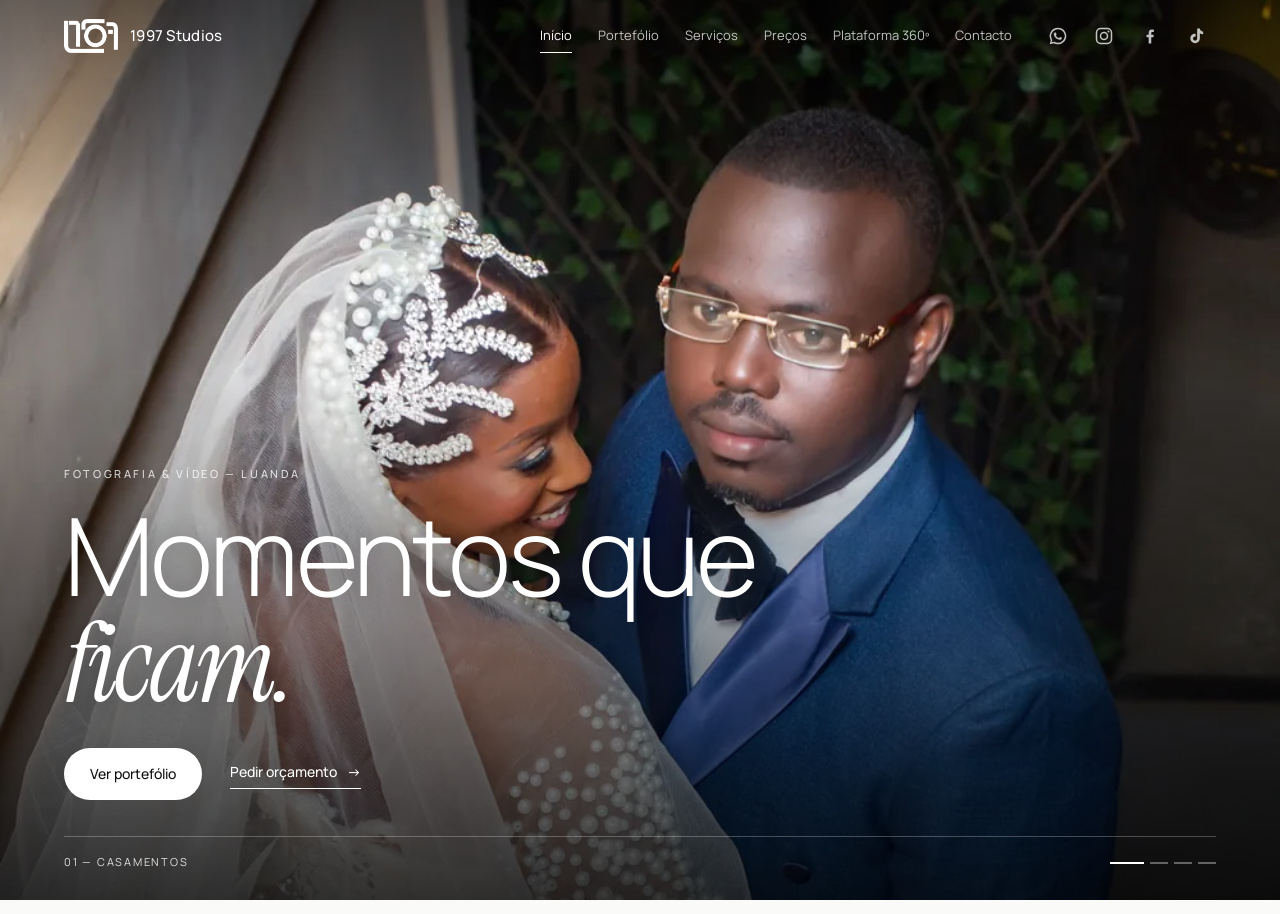
<file: index.html>
<!doctype html>
<html lang="pt">
<head>
<meta charset="utf-8">
<meta name="viewport" content="width=device-width, initial-scale=1, viewport-fit=cover">
<title>1997 Studios · Fotografia e vídeo</title>
<meta name="description" content="1997 Studios, uma marca Adkira: fotografia e vídeo de casamentos, pré-wedding, alambamentos, noivados e aniversários, e aluguer da plataforma 360º. Luanda, Angola.">
<!-- Enquanto o site não está completo, não aparece no Google. Tirar esta linha quando estiver pronto. -->
<meta name="robots" content="noindex">
<meta name="theme-color" content="#111111">
<link rel="icon" href="icone.png" type="image/png"><link rel="apple-touch-icon" href="icone.png">
<link rel="preconnect" href="https://fonts.googleapis.com"><link rel="preconnect" href="https://fonts.gstatic.com" crossorigin>
<link rel="stylesheet" href="https://fonts.googleapis.com/css2?family=Manrope:wght@300;400;500;600&family=Instrument+Serif:ital@0;1&display=swap">
<link rel="stylesheet" href="estilo.css?v=8">
</head>
<body class="no-inicio">
<!-- O SITE É UMA SÓ PÁGINA COM «PÁGINAS» (.pagina[data-pag]): o menu mostra só a escolhida (#portefolio, #precos…), sem rolar.
     index.html é gerado (galerias, pacotes, contactos) — ver CLAUDE.md. -->
<header class="topo" id="topo">
  <a class="marca" href="#inicio" aria-label="1997 Studios — início"><img class="logo-b" src="logo-branco.png" alt="" width="61" height="38"><img class="logo-p" src="logo-preto.png" alt="" width="61" height="38"><span>1997 Studios</span></a>
  <nav class="menu" id="menu" aria-label="Menu">
    <a href="#inicio">Início</a><a href="#portefolio">Portefólio</a><a href="#servicos">Serviços</a><a href="#precos">Preços</a><a href="#plataforma">Plataforma 360º</a><a href="#contacto">Contacto</a>
    <div class="menu-redes redes"><a href="https://wa.me/244929773698" target="_blank" rel="noopener" aria-label="WhatsApp"><svg viewBox="0 0 24 24" aria-hidden="true"><path fill="currentColor" d="M12 2a10 10 0 0 0-8.6 15.1L2 22l5-1.3A10 10 0 1 0 12 2zm0 18.2c-1.5 0-3-.4-4.3-1.2l-.3-.2-3 .8.8-2.9-.2-.3A8.2 8.2 0 1 1 12 20.2zm4.5-6.1c-.2-.1-1.5-.7-1.7-.8-.2-.1-.4-.1-.6.1l-.8 1c-.1.2-.3.2-.5.1a6.7 6.7 0 0 1-3.3-2.9c-.2-.4.2-.4.7-1.3.1-.2 0-.3 0-.4l-.8-1.8c-.2-.5-.4-.4-.6-.4h-.5c-.2 0-.4.1-.6.3-.2.2-.8.8-.8 2s.8 2.3 1 2.5c.1.2 1.6 2.5 4 3.5 1.5.6 2 .7 2.8.6.5-.1 1.5-.6 1.7-1.2.2-.6.2-1.1.2-1.2-.1-.2-.2-.2-.4-.3z"/></svg></a><a href="https://www.instagram.com/1997studio8/" target="_blank" rel="noopener" aria-label="Instagram"><svg viewBox="0 0 24 24" aria-hidden="true"><rect x="3" y="3" width="18" height="18" rx="5" fill="none" stroke="currentColor" stroke-width="1.8"/><circle cx="12" cy="12" r="4.2" fill="none" stroke="currentColor" stroke-width="1.8"/><circle cx="17.4" cy="6.6" r="1.2" fill="currentColor"/></svg></a><a href="https://www.facebook.com/1997Fotografo" target="_blank" rel="noopener" aria-label="Facebook"><svg viewBox="0 0 24 24" aria-hidden="true"><path fill="currentColor" d="M13.5 21v-7.5h2.6l.4-3h-3V8.6c0-.9.3-1.5 1.5-1.5h1.6V4.4c-.3 0-1.2-.1-2.3-.1-2.3 0-3.9 1.4-3.9 4v2.2H7.8v3h2.6V21h3.1z"/></svg></a><a href="https://www.tiktok.com/@1997studio8" target="_blank" rel="noopener" aria-label="TikTok"><svg viewBox="0 0 24 24" aria-hidden="true"><path fill="currentColor" d="M16.6 3c.4 2.2 1.8 3.6 4 3.8v3.1c-1.5.1-2.8-.4-4-1.2v6.1c0 3.4-2.4 5.9-5.7 5.9A5.7 5.7 0 0 1 5.2 15c0-3.4 2.9-6 6.4-5.6v3.2c-1.6-.4-3.2.7-3.2 2.4 0 1.4 1.1 2.5 2.5 2.5 1.6 0 2.5-1.1 2.5-2.9V3h3.2z"/></svg></a></div>
  </nav>
  <button type="button" class="abrir-menu" id="abrir-menu" aria-label="Abrir o menu" aria-expanded="false"><i></i><i></i></button>
</header>

<main>
  <!-- INÍCIO -->
  <section class="pagina" data-pag="inicio">
    <div class="capa">
      <!-- SLIDE DA CAPA: uma foto por tipo de evento (data-tipo = nome; href = portefólio desse tipo). -->
      <div class="capa-fundo" id="slides">
        <a class="slide ativo" href="#portefolio/casamentos" data-tipo="Casamentos" style="background-image:url(fotos/casamentos/cas-01-v1.webp)" aria-label="Casamentos"></a>
        <a class="slide" href="#portefolio/pre-wedding" data-tipo="Pré-wedding" data-bg="fotos/pre-wedding/pre-01-v1.webp" aria-label="Pré-wedding"></a>
        <a class="slide" href="#portefolio/noivados" data-tipo="Noivados" data-bg="fotos/noivados/noiv-01-v1.webp" aria-label="Noivados"></a>
        <a class="slide" href="#portefolio/aniversarios" data-tipo="Aniversários" data-bg="fotos/aniversarios/aniv-02-v1.webp" aria-label="Aniversários"></a>
      </div>
      <div class="capa-txt">
        <p class="rotulo">Fotografia &amp; vídeo — Luanda</p>
        <h1>Momentos que <em>ficam.</em></h1>
        <div class="capa-bts"><a class="bt-cheio" href="#portefolio">Ver portefólio</a><a class="seta-link" href="https://wa.me/244929773698?text=Ol%C3%A1%201997%20Studios%21%20Gostava%20de%20pedir%20um%20or%C3%A7amento." target="_blank" rel="noopener">Pedir orçamento <i aria-hidden="true">→</i></a></div>
      </div>
      <div class="capa-rodape">
        <a class="capa-tipo" id="capa-tipo" href="#portefolio/casamentos"><span>01 — Casamentos</span></a>
        <div class="capa-pontos" id="capa-pontos" aria-hidden="true"></div>
      </div>
    </div>
  </section>

  <!-- PORTEFÓLIO: um carrossel 3D por tipo de evento (separadores) -->
  <section class="pagina" data-pag="portefolio" hidden>
    <div class="pag-capa" id="capa-portefolio" data-bg="fotos/casamentos/cas-03-v1.webp"><div class="pag-capa-txt"><p class="rotulo">Portefólio</p><h2>O nosso <em>trabalho</em></h2></div></div>
    <div class="sec">
      <div class="abas" role="tablist">
        <button type="button" class="aba ativa" data-cat="casamentos" role="tab">Casamentos</button>
        <button type="button" class="aba" data-cat="pre-wedding" role="tab">Pré-wedding</button>
        <button type="button" class="aba" data-cat="noivados" role="tab">Noivados</button>
        <button type="button" class="aba" data-cat="aniversarios" role="tab">Aniversários</button>
      </div>
      <div class="cf" data-cat="casamentos">
        <div class="cf-palco">
          <a class="cf-it" href="fotos/casamentos/cas-01-v1.webp"><img src="fotos/casamentos/cas-01-p-v2.webp" alt="Os noivos abraçados nas escadas" decoding="async" draggable="false"></a>
          <a class="cf-it" href="fotos/casamentos/cas-02-v1.webp"><img src="fotos/casamentos/cas-02-p-v2.webp" alt="A noiva com o ramo de rosas brancas" decoding="async" draggable="false"></a>
          <a class="cf-it" href="fotos/casamentos/cas-03-v1.webp"><img src="fotos/casamentos/cas-03-p-v2.webp" alt="Os noivos de fato branco" decoding="async" draggable="false"></a>
          <a class="cf-it" href="fotos/casamentos/cas-04-v1.webp"><img src="fotos/casamentos/cas-04-p-v2.webp" alt="A cauda do vestido no corredor" decoding="async" draggable="false"></a>
          <a class="cf-it" href="fotos/casamentos/cas-05-v1.webp"><img src="fotos/casamentos/cas-05-p-v2.webp" alt="A noiva sentada com o vestido aberto" decoding="async" draggable="false"></a>
          <a class="cf-it" href="fotos/casamentos/cas-06-v1.webp"><img src="fotos/casamentos/cas-06-p-v2.webp" alt="Pormenor do fato do noivo, a preto e branco" decoding="async" draggable="false"></a>
          <a class="cf-it" href="fotos/casamentos/cas-07-v1.webp"><img src="fotos/casamentos/cas-07-p-v2.webp" alt="A noiva com as damas de honor" decoding="async" draggable="false"></a>
          <a class="cf-it" href="fotos/casamentos/cas-08-v1.webp"><img src="fotos/casamentos/cas-08-p-v2.webp" alt="Os noivos no jardim" decoding="async" draggable="false"></a>
          <a class="cf-it" href="fotos/casamentos/cas-09-v1.webp"><img src="fotos/casamentos/cas-09-p-v2.webp" alt="O corte do bolo" decoding="async" draggable="false"></a>
        </div>
      </div>
      <div class="cf" data-cat="pre-wedding" hidden>
        <div class="cf-palco">
          <a class="cf-it" href="fotos/pre-wedding/pre-01-v1.webp"><img src="fotos/pre-wedding/pre-01-p-v1.webp" alt="O casal ao pôr do sol na praia" loading="lazy" decoding="async" draggable="false"></a>
          <a class="cf-it" href="fotos/pre-wedding/pre-02-v1.webp"><img src="fotos/pre-wedding/pre-02-p-v1.webp" alt="A caminhar à beira-mar" loading="lazy" decoding="async" draggable="false"></a>
          <a class="cf-it" href="fotos/pre-wedding/pre-03-v1.webp"><img src="fotos/pre-wedding/pre-03-p-v1.webp" alt="O casal na cidade" loading="lazy" decoding="async" draggable="false"></a>
          <a class="cf-it" href="fotos/pre-wedding/pre-04-v1.webp"><img src="fotos/pre-wedding/pre-04-p-v1.webp" alt="A rodopiar na areia" loading="lazy" decoding="async" draggable="false"></a>
          <a class="cf-it" href="fotos/pre-wedding/pre-05-v1.webp"><img src="fotos/pre-wedding/pre-05-p-v1.webp" alt="De mãos dadas, a preto e branco" loading="lazy" decoding="async" draggable="false"></a>
          <a class="cf-it" href="fotos/pre-wedding/pre-06-v1.webp"><img src="fotos/pre-wedding/pre-06-p-v1.webp" alt="O abraço no jardim" loading="lazy" decoding="async" draggable="false"></a>
          <a class="cf-it" href="fotos/pre-wedding/pre-07-v1.webp"><img src="fotos/pre-wedding/pre-07-p-v1.webp" alt="O casal ao fim da tarde" loading="lazy" decoding="async" draggable="false"></a>
          <a class="cf-it" href="fotos/pre-wedding/pre-08-v1.webp"><img src="fotos/pre-wedding/pre-08-p-v1.webp" alt="O abraço com o céu azul" loading="lazy" decoding="async" draggable="false"></a>
          <a class="cf-it" href="fotos/pre-wedding/pre-09-v1.webp"><img src="fotos/pre-wedding/pre-09-p-v1.webp" alt="Retrato a preto e branco" loading="lazy" decoding="async" draggable="false"></a>
        </div>
      </div>
      <div class="cf" data-cat="noivados" hidden>
        <div class="cf-palco">
          <a class="cf-it" href="fotos/noivados/noiv-01-v1.webp"><img src="fotos/noivados/noiv-01-p-v1.webp" alt="Os noivos de dourado" loading="lazy" decoding="async" draggable="false"></a>
          <a class="cf-it" href="fotos/noivados/noiv-02-v1.webp"><img src="fotos/noivados/noiv-02-p-v1.webp" alt="O beijo dos noivos" loading="lazy" decoding="async" draggable="false"></a>
          <a class="cf-it" href="fotos/noivados/noiv-03-v1.webp"><img src="fotos/noivados/noiv-03-p-v1.webp" alt="Os noivos mostram os anéis" loading="lazy" decoding="async" draggable="false"></a>
          <a class="cf-it" href="fotos/noivados/noiv-04-v1.webp"><img src="fotos/noivados/noiv-04-p-v1.webp" alt="A noiva com o leque de penas" loading="lazy" decoding="async" draggable="false"></a>
          <a class="cf-it" href="fotos/noivados/noiv-05-v1.webp"><img src="fotos/noivados/noiv-05-p-v1.webp" alt="Os noivos de mãos dadas" loading="lazy" decoding="async" draggable="false"></a>
          <a class="cf-it" href="fotos/noivados/noiv-06-v1.webp"><img src="fotos/noivados/noiv-06-p-v1.webp" alt="O casal de rosa e cinzento" loading="lazy" decoding="async" draggable="false"></a>
          <a class="cf-it" href="fotos/noivados/noiv-07-v1.webp"><img src="fotos/noivados/noiv-07-p-v1.webp" alt="A noiva com o ramo de rosas" loading="lazy" decoding="async" draggable="false"></a>
          <a class="cf-it" href="fotos/noivados/noiv-08-v1.webp"><img src="fotos/noivados/noiv-08-p-v1.webp" alt="O carinho dos noivos" loading="lazy" decoding="async" draggable="false"></a>
          <a class="cf-it" href="fotos/noivados/noiv-09-v1.webp"><img src="fotos/noivados/noiv-09-p-v1.webp" alt="A dança na festa" loading="lazy" decoding="async" draggable="false"></a>
        </div>
      </div>
      <div class="cf" data-cat="aniversarios" hidden>
        <div class="cf-palco">
          <a class="cf-it" href="fotos/aniversarios/aniv-01-v1.webp"><img src="fotos/aniversarios/aniv-01-p-v2.webp" alt="Menino de colete na sua festa de aniversário" loading="lazy" decoding="async" draggable="false"></a>
          <a class="cf-it" href="fotos/aniversarios/aniv-02-v1.webp"><img src="fotos/aniversarios/aniv-02-p-v2.webp" alt="Pai com o filho ao colo na festa de 1 ano" loading="lazy" decoding="async" draggable="false"></a>
          <a class="cf-it" href="fotos/aniversarios/aniv-03-v1.webp"><img src="fotos/aniversarios/aniv-03-p-v2.webp" alt="Aniversariante a rir com as amigas" loading="lazy" decoding="async" draggable="false"></a>
          <a class="cf-it" href="fotos/aniversarios/aniv-04-v1.webp"><img src="fotos/aniversarios/aniv-04-p-v2.webp" alt="Aniversário de 18 anos, vestido rosa" loading="lazy" decoding="async" draggable="false"></a>
          <a class="cf-it" href="fotos/aniversarios/aniv-05-v1.webp"><img src="fotos/aniversarios/aniv-05-p-v2.webp" alt="Menina de laço na festa colorida" loading="lazy" decoding="async" draggable="false"></a>
          <a class="cf-it" href="fotos/aniversarios/aniv-06-v1.webp"><img src="fotos/aniversarios/aniv-06-p-v2.webp" alt="Bolo dourado de aniversário" loading="lazy" decoding="async" draggable="false"></a>
          <a class="cf-it" href="fotos/aniversarios/aniv-07-v1.webp"><img src="fotos/aniversarios/aniv-07-p-v2.webp" alt="Menino a mandar um beijo" loading="lazy" decoding="async" draggable="false"></a>
          <a class="cf-it" href="fotos/aniversarios/aniv-08-v1.webp"><img src="fotos/aniversarios/aniv-08-p-v2.webp" alt="Mesa decorada em rosa e prata" loading="lazy" decoding="async" draggable="false"></a>
          <a class="cf-it" href="fotos/aniversarios/aniv-09-v1.webp"><img src="fotos/aniversarios/aniv-09-p-v2.webp" alt="Aniversariante de 30 anos com o ramo" loading="lazy" decoding="async" draggable="false"></a>
        </div>
      </div>
      <div class="cf-ctrl"><button type="button" class="cf-seta" data-dir="-1" aria-label="Foto anterior"><svg viewBox="0 0 24 24"><path d="M15 5l-7 7 7 7" fill="none" stroke="currentColor" stroke-width="1.6" stroke-linecap="round" stroke-linejoin="round"/></svg></button><span class="cf-n" id="cf-n">01 / 09</span><button type="button" class="cf-seta" data-dir="1" aria-label="Foto seguinte"><svg viewBox="0 0 24 24"><path d="M9 5l7 7-7 7" fill="none" stroke="currentColor" stroke-width="1.6" stroke-linecap="round" stroke-linejoin="round"/></svg></button></div>
      <p class="cf-dica">Deslize para ver mais · toque na foto do meio para a ver em grande</p>
    </div>
  </section>

  <!-- SERVIÇOS -->
  <section class="pagina" data-pag="servicos" hidden>
    <div class="pag-capa" data-bg="fotos/pre-wedding/pre-02-v1.webp"><div class="pag-capa-txt"><p class="rotulo">Serviços</p><h2>O que <em>fazemos</em></h2></div></div>
    <div class="sec">
      <ol class="lista">
        <li><a href="#portefolio/casamentos"><span class="n">01</span><b>Casamentos</b><span class="d">Do «sim» à festa: reportagem e filme do vosso dia.</span><i class="ir" aria-hidden="true">→</i></a></li>
        <li><a href="#portefolio/pre-wedding"><span class="n">02</span><b>Pré-wedding</b><span class="d">Uma sessão a dois antes do casamento — na praia, na cidade, ao pôr do sol.</span><i class="ir" aria-hidden="true">→</i></a></li>
        <li><div><span class="n">03</span><b>Alambamentos</b><span class="d">A tradição e a família, com respeito e alegria.</span></div></li>
        <li><a href="#portefolio/noivados"><span class="n">04</span><b>Noivados</b><span class="d">O pedido e a festa — o começo de tudo.</span><i class="ir" aria-hidden="true">→</i></a></li>
        <li><a href="#portefolio/aniversarios"><span class="n">05</span><b>Aniversários</b><span class="d">Festas de todas as idades, dos 1 aos 100.</span><i class="ir" aria-hidden="true">→</i></a></li>
        <li><div><span class="n">06</span><b>Fotografia</b><span class="d">Retratos em estúdio e no exterior, com edição cuidada.</span></div></li>
        <li><div><span class="n">07</span><b>Vídeo</b><span class="d">Filmes e resumos curtos para partilhar.</span></div></li>
        <li><a href="#plataforma"><span class="n">08</span><b>Plataforma 360º</b><span class="d">Aluguer para festas: vídeos em câmara lenta na hora.</span><i class="ir" aria-hidden="true">→</i></a></li>
      </ol>
    </div>
  </section>

  <!-- PREÇOS: pacotes de casamento (dados do dono, 18/11/2026) -->
  <section class="pagina" data-pag="precos" hidden>
    <div class="pag-capa" data-bg="fotos/casamentos/cas-02-v1.webp"><div class="pag-capa-txt"><p class="rotulo">Pacotes de casamento</p><h2>Escolha o <em>vosso</em> pacote</h2></div></div>
    <div class="sec">
      <div class="pacotes">
        <article class="pacote">
          <span class="n">01</span><h3>Pacote 1</h3>
          <ul><li>Álbum 3D de 100 fotografias</li><li>1 quadro A3</li><li>1 pendrive</li></ul>
          <p class="preco">150.000 <small>Kz</small></p>
          <a class="bt-wa" href="https://wa.me/244929773698?text=Ol%C3%A1%201997%20Studios%21%20Quero%20reservar%20o%20Pacote%201%20de%20casamento." target="_blank" rel="noopener"><svg viewBox="0 0 24 24" aria-hidden="true"><path fill="currentColor" d="M12 2a10 10 0 0 0-8.6 15.1L2 22l5-1.3A10 10 0 1 0 12 2zm0 18.2c-1.5 0-3-.4-4.3-1.2l-.3-.2-3 .8.8-2.9-.2-.3A8.2 8.2 0 1 1 12 20.2zm4.5-6.1c-.2-.1-1.5-.7-1.7-.8-.2-.1-.4-.1-.6.1l-.8 1c-.1.2-.3.2-.5.1a6.7 6.7 0 0 1-3.3-2.9c-.2-.4.2-.4.7-1.3.1-.2 0-.3 0-.4l-.8-1.8c-.2-.5-.4-.4-.6-.4h-.5c-.2 0-.4.1-.6.3-.2.2-.8.8-.8 2s.8 2.3 1 2.5c.1.2 1.6 2.5 4 3.5 1.5.6 2 .7 2.8.6.5-.1 1.5-.6 1.7-1.2.2-.6.2-1.1.2-1.2-.1-.2-.2-.2-.4-.3z"/></svg>Reservar</a>
        </article>
        <article class="pacote destaque">
          <span class="n">02</span><h3>Pacote 2</h3>
          <ul><li>Álbum 3D de 150 fotografias</li><li>2 quadros (A3 e A4)</li><li>Pendrive com todas as fotos</li><li><em>Oferta:</em> uma mala</li></ul>
          <p class="preco">225.000 <small>Kz</small></p>
          <a class="bt-wa" href="https://wa.me/244929773698?text=Ol%C3%A1%201997%20Studios%21%20Quero%20reservar%20o%20Pacote%202%20de%20casamento." target="_blank" rel="noopener"><svg viewBox="0 0 24 24" aria-hidden="true"><path fill="currentColor" d="M12 2a10 10 0 0 0-8.6 15.1L2 22l5-1.3A10 10 0 1 0 12 2zm0 18.2c-1.5 0-3-.4-4.3-1.2l-.3-.2-3 .8.8-2.9-.2-.3A8.2 8.2 0 1 1 12 20.2zm4.5-6.1c-.2-.1-1.5-.7-1.7-.8-.2-.1-.4-.1-.6.1l-.8 1c-.1.2-.3.2-.5.1a6.7 6.7 0 0 1-3.3-2.9c-.2-.4.2-.4.7-1.3.1-.2 0-.3 0-.4l-.8-1.8c-.2-.5-.4-.4-.6-.4h-.5c-.2 0-.4.1-.6.3-.2.2-.8.8-.8 2s.8 2.3 1 2.5c.1.2 1.6 2.5 4 3.5 1.5.6 2 .7 2.8.6.5-.1 1.5-.6 1.7-1.2.2-.6.2-1.1.2-1.2-.1-.2-.2-.2-.4-.3z"/></svg>Reservar</a>
        </article>
        <article class="pacote">
          <span class="n">03</span><h3>Pacote 3</h3>
          <ul><li>Álbum 3D de 200 fotografias</li><li>2 quadros (A2 e A3)</li><li>Pendrive com todas as fotos</li><li><em>Oferta:</em> uma mala</li><li>Vídeo de resumo do casamento</li></ul>
          <p class="preco">325.000 <small>Kz</small></p>
          <a class="bt-wa" href="https://wa.me/244929773698?text=Ol%C3%A1%201997%20Studios%21%20Quero%20reservar%20o%20Pacote%203%20de%20casamento." target="_blank" rel="noopener"><svg viewBox="0 0 24 24" aria-hidden="true"><path fill="currentColor" d="M12 2a10 10 0 0 0-8.6 15.1L2 22l5-1.3A10 10 0 1 0 12 2zm0 18.2c-1.5 0-3-.4-4.3-1.2l-.3-.2-3 .8.8-2.9-.2-.3A8.2 8.2 0 1 1 12 20.2zm4.5-6.1c-.2-.1-1.5-.7-1.7-.8-.2-.1-.4-.1-.6.1l-.8 1c-.1.2-.3.2-.5.1a6.7 6.7 0 0 1-3.3-2.9c-.2-.4.2-.4.7-1.3.1-.2 0-.3 0-.4l-.8-1.8c-.2-.5-.4-.4-.6-.4h-.5c-.2 0-.4.1-.6.3-.2.2-.8.8-.8 2s.8 2.3 1 2.5c.1.2 1.6 2.5 4 3.5 1.5.6 2 .7 2.8.6.5-.1 1.5-.6 1.7-1.2.2-.6.2-1.1.2-1.2-.1-.2-.2-.2-.4-.3z"/></svg>Reservar</a>
        </article>
      </div>
    </div>
  </section>

  <!-- PLATAFORMA 360º -->
  <section class="pagina" data-pag="plataforma" hidden>
    <div class="pag-capa" data-bg="fotos/aniversarios/aniv-03-v1.webp"><div class="pag-capa-txt"><p class="rotulo">Para alugar</p><h2>Plataforma <em>360º</em></h2></div></div>
    <div class="faixa"><div class="faixa-in">
      <p>Os convidados sobem à plataforma e a câmara gira à volta deles: vídeos em câmara lenta, prontos a partilhar na hora. A atração que anima qualquer festa.</p>
      <a class="bt-wa claro" href="https://wa.me/244929773698?text=Ol%C3%A1%201997%20Studios%21%20Quero%20alugar%20a%20plataforma%20360%C2%BA." target="_blank" rel="noopener"><svg viewBox="0 0 24 24" aria-hidden="true"><path fill="currentColor" d="M12 2a10 10 0 0 0-8.6 15.1L2 22l5-1.3A10 10 0 1 0 12 2zm0 18.2c-1.5 0-3-.4-4.3-1.2l-.3-.2-3 .8.8-2.9-.2-.3A8.2 8.2 0 1 1 12 20.2zm4.5-6.1c-.2-.1-1.5-.7-1.7-.8-.2-.1-.4-.1-.6.1l-.8 1c-.1.2-.3.2-.5.1a6.7 6.7 0 0 1-3.3-2.9c-.2-.4.2-.4.7-1.3.1-.2 0-.3 0-.4l-.8-1.8c-.2-.5-.4-.4-.6-.4h-.5c-.2 0-.4.1-.6.3-.2.2-.8.8-.8 2s.8 2.3 1 2.5c.1.2 1.6 2.5 4 3.5 1.5.6 2 .7 2.8.6.5-.1 1.5-.6 1.7-1.2.2-.6.2-1.1.2-1.2-.1-.2-.2-.2-.4-.3z"/></svg>Reservar a plataforma</a>
    </div></div>
  </section>

  <!-- CONTACTO -->
  <section class="pagina" data-pag="contacto" hidden>
    <div class="pag-capa" data-bg="fotos/noivados/noiv-08-v1.webp"><div class="pag-capa-txt"><p class="rotulo">Contacto</p><h2>Vamos contar a <em>vossa</em> história?</h2></div></div>
    <div class="sec contacto">
      <p class="txt">Diga-nos a data e o tipo de evento — enviamos uma proposta.</p>
      <a class="bt-wa" href="https://wa.me/244929773698?text=Ol%C3%A1%201997%20Studios%21%20Gostava%20de%20pedir%20um%20or%C3%A7amento." target="_blank" rel="noopener"><svg viewBox="0 0 24 24" aria-hidden="true"><path fill="currentColor" d="M12 2a10 10 0 0 0-8.6 15.1L2 22l5-1.3A10 10 0 1 0 12 2zm0 18.2c-1.5 0-3-.4-4.3-1.2l-.3-.2-3 .8.8-2.9-.2-.3A8.2 8.2 0 1 1 12 20.2zm4.5-6.1c-.2-.1-1.5-.7-1.7-.8-.2-.1-.4-.1-.6.1l-.8 1c-.1.2-.3.2-.5.1a6.7 6.7 0 0 1-3.3-2.9c-.2-.4.2-.4.7-1.3.1-.2 0-.3 0-.4l-.8-1.8c-.2-.5-.4-.4-.6-.4h-.5c-.2 0-.4.1-.6.3-.2.2-.8.8-.8 2s.8 2.3 1 2.5c.1.2 1.6 2.5 4 3.5 1.5.6 2 .7 2.8.6.5-.1 1.5-.6 1.7-1.2.2-.6.2-1.1.2-1.2-.1-.2-.2-.2-.4-.3z"/></svg>929 773 698</a>
      <div class="redes grandes"><a href="https://wa.me/244929773698" target="_blank" rel="noopener" aria-label="WhatsApp"><svg viewBox="0 0 24 24" aria-hidden="true"><path fill="currentColor" d="M12 2a10 10 0 0 0-8.6 15.1L2 22l5-1.3A10 10 0 1 0 12 2zm0 18.2c-1.5 0-3-.4-4.3-1.2l-.3-.2-3 .8.8-2.9-.2-.3A8.2 8.2 0 1 1 12 20.2zm4.5-6.1c-.2-.1-1.5-.7-1.7-.8-.2-.1-.4-.1-.6.1l-.8 1c-.1.2-.3.2-.5.1a6.7 6.7 0 0 1-3.3-2.9c-.2-.4.2-.4.7-1.3.1-.2 0-.3 0-.4l-.8-1.8c-.2-.5-.4-.4-.6-.4h-.5c-.2 0-.4.1-.6.3-.2.2-.8.8-.8 2s.8 2.3 1 2.5c.1.2 1.6 2.5 4 3.5 1.5.6 2 .7 2.8.6.5-.1 1.5-.6 1.7-1.2.2-.6.2-1.1.2-1.2-.1-.2-.2-.2-.4-.3z"/></svg></a><a href="https://www.instagram.com/1997studio8/" target="_blank" rel="noopener" aria-label="Instagram"><svg viewBox="0 0 24 24" aria-hidden="true"><rect x="3" y="3" width="18" height="18" rx="5" fill="none" stroke="currentColor" stroke-width="1.8"/><circle cx="12" cy="12" r="4.2" fill="none" stroke="currentColor" stroke-width="1.8"/><circle cx="17.4" cy="6.6" r="1.2" fill="currentColor"/></svg></a><a href="https://www.facebook.com/1997Fotografo" target="_blank" rel="noopener" aria-label="Facebook"><svg viewBox="0 0 24 24" aria-hidden="true"><path fill="currentColor" d="M13.5 21v-7.5h2.6l.4-3h-3V8.6c0-.9.3-1.5 1.5-1.5h1.6V4.4c-.3 0-1.2-.1-2.3-.1-2.3 0-3.9 1.4-3.9 4v2.2H7.8v3h2.6V21h3.1z"/></svg></a><a href="https://www.tiktok.com/@1997studio8" target="_blank" rel="noopener" aria-label="TikTok"><svg viewBox="0 0 24 24" aria-hidden="true"><path fill="currentColor" d="M16.6 3c.4 2.2 1.8 3.6 4 3.8v3.1c-1.5.1-2.8-.4-4-1.2v6.1c0 3.4-2.4 5.9-5.7 5.9A5.7 5.7 0 0 1 5.2 15c0-3.4 2.9-6 6.4-5.6v3.2c-1.6-.4-3.2.7-3.2 2.4 0 1.4 1.1 2.5 2.5 2.5 1.6 0 2.5-1.1 2.5-2.9V3h3.2z"/></svg></a></div>
    </div>
  </section>
</main>

<footer class="rodape">
  <span>© 1997 Studios · uma marca Adkira · Luanda</span>
  <span class="redes"><a href="https://wa.me/244929773698" target="_blank" rel="noopener" aria-label="WhatsApp"><svg viewBox="0 0 24 24" aria-hidden="true"><path fill="currentColor" d="M12 2a10 10 0 0 0-8.6 15.1L2 22l5-1.3A10 10 0 1 0 12 2zm0 18.2c-1.5 0-3-.4-4.3-1.2l-.3-.2-3 .8.8-2.9-.2-.3A8.2 8.2 0 1 1 12 20.2zm4.5-6.1c-.2-.1-1.5-.7-1.7-.8-.2-.1-.4-.1-.6.1l-.8 1c-.1.2-.3.2-.5.1a6.7 6.7 0 0 1-3.3-2.9c-.2-.4.2-.4.7-1.3.1-.2 0-.3 0-.4l-.8-1.8c-.2-.5-.4-.4-.6-.4h-.5c-.2 0-.4.1-.6.3-.2.2-.8.8-.8 2s.8 2.3 1 2.5c.1.2 1.6 2.5 4 3.5 1.5.6 2 .7 2.8.6.5-.1 1.5-.6 1.7-1.2.2-.6.2-1.1.2-1.2-.1-.2-.2-.2-.4-.3z"/></svg></a><a href="https://www.instagram.com/1997studio8/" target="_blank" rel="noopener" aria-label="Instagram"><svg viewBox="0 0 24 24" aria-hidden="true"><rect x="3" y="3" width="18" height="18" rx="5" fill="none" stroke="currentColor" stroke-width="1.8"/><circle cx="12" cy="12" r="4.2" fill="none" stroke="currentColor" stroke-width="1.8"/><circle cx="17.4" cy="6.6" r="1.2" fill="currentColor"/></svg></a><a href="https://www.facebook.com/1997Fotografo" target="_blank" rel="noopener" aria-label="Facebook"><svg viewBox="0 0 24 24" aria-hidden="true"><path fill="currentColor" d="M13.5 21v-7.5h2.6l.4-3h-3V8.6c0-.9.3-1.5 1.5-1.5h1.6V4.4c-.3 0-1.2-.1-2.3-.1-2.3 0-3.9 1.4-3.9 4v2.2H7.8v3h2.6V21h3.1z"/></svg></a><a href="https://www.tiktok.com/@1997studio8" target="_blank" rel="noopener" aria-label="TikTok"><svg viewBox="0 0 24 24" aria-hidden="true"><path fill="currentColor" d="M16.6 3c.4 2.2 1.8 3.6 4 3.8v3.1c-1.5.1-2.8-.4-4-1.2v6.1c0 3.4-2.4 5.9-5.7 5.9A5.7 5.7 0 0 1 5.2 15c0-3.4 2.9-6 6.4-5.6v3.2c-1.6-.4-3.2.7-3.2 2.4 0 1.4 1.1 2.5 2.5 2.5 1.6 0 2.5-1.1 2.5-2.9V3h3.2z"/></svg></a></span>
</footer>
<a class="wa-flutua" href="https://wa.me/244929773698?text=Ol%C3%A1%201997%20Studios%21" target="_blank" rel="noopener" aria-label="Falar no WhatsApp"><svg viewBox="0 0 24 24" aria-hidden="true"><path fill="currentColor" d="M12 2a10 10 0 0 0-8.6 15.1L2 22l5-1.3A10 10 0 1 0 12 2zm0 18.2c-1.5 0-3-.4-4.3-1.2l-.3-.2-3 .8.8-2.9-.2-.3A8.2 8.2 0 1 1 12 20.2zm4.5-6.1c-.2-.1-1.5-.7-1.7-.8-.2-.1-.4-.1-.6.1l-.8 1c-.1.2-.3.2-.5.1a6.7 6.7 0 0 1-3.3-2.9c-.2-.4.2-.4.7-1.3.1-.2 0-.3 0-.4l-.8-1.8c-.2-.5-.4-.4-.6-.4h-.5c-.2 0-.4.1-.6.3-.2.2-.8.8-.8 2s.8 2.3 1 2.5c.1.2 1.6 2.5 4 3.5 1.5.6 2 .7 2.8.6.5-.1 1.5-.6 1.7-1.2.2-.6.2-1.1.2-1.2-.1-.2-.2-.2-.4-.3z"/></svg></a>
<script src="galeria.js?v=5" defer></script>
</body>
</html>
</file>
<file: estilo.css>
/* 1997 Studios — moderno, clean e minimalista. Uma letra (Manrope) + itálico de destaque (Instrument Serif).
   O site mostra uma «página» (.pagina[data-pag]) de cada vez: o menu troca de página, não rola. */
:root {
  --fundo: #fafaf8; --tinta: #111; --suave: #8a8984; --linha: #e7e5e0; --escuro: #111; --wa: #1fa855;
  --sans: 'Manrope', system-ui, sans-serif; --serif: 'Instrument Serif', Georgia, serif;
  --lado: clamp(20px, 5vw, 64px); --topo-h: 72px;
}
* { box-sizing: border-box; }
body { margin: 0; background: var(--fundo); color: var(--tinta); font: 400 16px/1.7 var(--sans); -webkit-font-smoothing: antialiased; }
a { color: inherit; }
em { font-family: var(--serif); font-style: italic; font-weight: 400; }
.rotulo { margin: 0 0 18px; font-size: 11px; font-weight: 500; letter-spacing: .24em; text-transform: uppercase; color: var(--suave); }
svg { display: block; }

/* ── topo ── */
.topo { position: fixed; inset: 0 0 auto; z-index: 30; height: calc(var(--topo-h) + env(safe-area-inset-top)); display: flex; align-items: center; justify-content: space-between;
  padding: env(safe-area-inset-top) var(--lado) 0; color: var(--tinta); background: rgba(250, 250, 248, .92); backdrop-filter: blur(12px); -webkit-backdrop-filter: blur(12px);
  border-bottom: 1px solid var(--linha); transition: background .35s, color .35s, border-color .35s; }
body.topo-claro .topo { background: transparent; border-color: transparent; color: #fff; backdrop-filter: none; -webkit-backdrop-filter: none; }
.marca { position: relative; z-index: 2; display: flex; align-items: center; gap: 12px; text-decoration: none; }
.marca img { height: 34px; width: auto; }
.marca .logo-b { display: none; } body.topo-claro .marca .logo-b { display: block; } body.topo-claro .marca .logo-p { display: none; }
.marca span { font-weight: 500; font-size: 15px; letter-spacing: .02em; }
.menu { display: flex; align-items: center; gap: 26px; font-size: 13px; }
.menu > a { position: relative; text-decoration: none; opacity: .75; transition: opacity .2s; padding: 6px 0; }
.menu > a:hover, .menu > a.ativo { opacity: 1; }
.menu > a.ativo::after { content: ''; position: absolute; left: 0; right: 0; bottom: 0; height: 1px; background: currentColor; }
.menu-redes { display: none; }
.abrir-menu { display: none; position: relative; z-index: 2; width: 44px; height: 44px; margin-right: -10px; border: 0; background: none; color: inherit; cursor: pointer; }
.abrir-menu i { position: absolute; left: 11px; right: 11px; height: 1.5px; background: currentColor; transition: transform .3s, top .3s; }
.abrir-menu i:first-child { top: 17px; } .abrir-menu i:last-child { top: 25px; }
body.menu-aberto .abrir-menu i:first-child { top: 21px; transform: rotate(45deg); } body.menu-aberto .abrir-menu i:last-child { top: 21px; transform: rotate(-45deg); }
@media (max-width: 900px) {
  .abrir-menu { display: block; }
  .marca span { display: none; }
  .menu { position: fixed; inset: 0; z-index: 1; flex-direction: column; align-items: flex-start; justify-content: center; gap: 4px; padding: 0 var(--lado);
    background: var(--fundo); color: var(--tinta); font: 300 34px/1.3 var(--sans); letter-spacing: -.02em; opacity: 0; visibility: hidden; transition: opacity .35s, visibility .35s; }
  .menu > a { opacity: .9; } .menu > a.ativo { font-family: var(--serif); font-style: italic; } .menu > a.ativo::after { display: none; }
  .menu-redes { display: flex; margin-top: 28px; }
  body.menu-aberto .menu { opacity: 1; visibility: visible; }
  body.menu-aberto .topo { color: var(--tinta); background: var(--fundo); backdrop-filter: none; -webkit-backdrop-filter: none; border-color: transparent; }
  body.menu-aberto .marca .logo-b { display: none; } body.menu-aberto .marca .logo-p { display: block; }
}

/* ── páginas ── */
.pagina { min-height: 100svh; animation: entra .5s ease both; }
.pagina[hidden] { display: none; }
@keyframes entra { from { opacity: 0; transform: translateY(14px); } to { opacity: 1; transform: none; } }

/* ── capa (slide em ecrã inteiro) ── */
.capa { position: relative; height: 100svh; min-height: 540px; color: #fff; overflow: hidden; background: var(--escuro); }
.capa-fundo { position: absolute; inset: 0; }
.capa-fundo::after { content: ''; position: absolute; inset: 0; pointer-events: none; background: linear-gradient(rgba(0, 0, 0, .45), transparent 25%, transparent 42%, rgba(0, 0, 0, .78)); }
.slide { position: absolute; inset: 0; background: center 28% / cover no-repeat; opacity: 0; transform: scale(1.06); transition: opacity 1.6s ease, transform 8s linear; }
.slide.ativo { opacity: 1; transform: scale(1); }
.capa-txt { position: absolute; z-index: 2; left: var(--lado); right: var(--lado); bottom: max(100px, calc(env(safe-area-inset-bottom) + 88px)); max-width: 780px; }
.capa .rotulo { color: rgba(255, 255, 255, .8); }
h1 { margin: 0 0 30px; font: 300 clamp(50px, 9vw, 108px)/.98 var(--sans); letter-spacing: -.035em; text-shadow: 0 2px 24px rgba(0, 0, 0, .25); }
.capa-bts { display: flex; flex-wrap: wrap; align-items: center; gap: 22px 28px; }
.bt-cheio { display: inline-block; padding: 14px 26px; border-radius: 99px; background: #fff; color: var(--tinta); text-decoration: none; font-size: 14px; font-weight: 500; transition: transform .25s, box-shadow .25s; }
.bt-cheio:hover { transform: translateY(-2px); box-shadow: 0 10px 30px rgba(0, 0, 0, .25); }
.seta-link { display: inline-flex; align-items: center; gap: 10px; padding-bottom: 4px; border-bottom: 1px solid currentColor; text-decoration: none; font-size: 14px; font-weight: 500; }
.seta-link i { font-style: normal; transition: transform .25s; } .seta-link:hover i { transform: translateX(4px); }
.capa-rodape { position: absolute; z-index: 2; left: var(--lado); right: var(--lado); bottom: max(28px, calc(env(safe-area-inset-bottom) + 18px)); display: flex; align-items: center; justify-content: space-between;
  padding-top: 16px; border-top: 1px solid rgba(255, 255, 255, .25); font-size: 11px; letter-spacing: .16em; text-transform: uppercase; }
.capa-tipo { text-decoration: none; color: rgba(255, 255, 255, .85); }
.capa-pontos { display: flex; gap: 6px; }
.capa-pontos i { width: 18px; height: 2px; background: rgba(255, 255, 255, .35); transition: background .3s, width .3s; }
.capa-pontos i.ativo { width: 34px; background: #fff; }

/* ── secções ── */
.sec { padding: clamp(40px, 7vw, 90px) var(--lado) clamp(56px, 8vw, 100px); max-width: 1320px; margin: 0 auto; }
h2 { margin: 0; font: 300 clamp(36px, 5.6vw, 64px)/1.05 var(--sans); letter-spacing: -.03em; }
.sec-cab { margin-bottom: clamp(26px, 4vw, 44px); }

/* ── portefólio: separadores + carrossel 3D ── */
.abas { display: flex; gap: 8px; flex-wrap: wrap; margin-bottom: clamp(18px, 3vw, 30px); }
.aba { padding: 10px 20px; border: 1px solid var(--linha); border-radius: 99px; background: transparent; color: var(--tinta); font: 500 13px var(--sans); cursor: pointer; transition: background .25s, color .25s, border-color .25s; }
.aba:hover { border-color: var(--tinta); }
.aba.ativa { background: var(--tinta); color: #fff; border-color: var(--tinta); }
.cf { position: relative; height: calc(min(56vw, 400px) * 1.25 + 80px); perspective: 1400px; perspective-origin: 50% 45%; overflow: hidden; touch-action: pan-y; user-select: none; -webkit-user-select: none; }
.cf[hidden] { display: none; }
.cf-palco { position: absolute; inset: 0; transform-style: preserve-3d; }
.cf-it { position: absolute; left: 50%; top: 50%; width: min(56vw, 400px); aspect-ratio: 4 / 5; transform-style: preserve-3d;
  transition: transform .7s cubic-bezier(.2, .75, .2, 1), opacity .7s; cursor: pointer; border-radius: 18px; box-shadow: 0 18px 34px -16px rgba(0, 0, 0, .4); backface-visibility: hidden; }
@media (min-width: 900px) and (hover: hover) { .cf-it { box-shadow: 0 30px 60px -20px rgba(0, 0, 0, .45); -webkit-box-reflect: below 10px linear-gradient(transparent 72%, rgba(255, 255, 255, .22)); } }
.cf-it img { width: 100%; height: 100%; object-fit: cover; display: block; border-radius: 18px; pointer-events: none; }
.cf-it::after { content: ''; position: absolute; inset: 0; border-radius: 18px; background: linear-gradient(90deg, rgba(0, 0, 0, var(--sombra-e, 0)), transparent 45%, transparent 55%, rgba(0, 0, 0, var(--sombra-d, 0))); pointer-events: none; transition: background .75s; }
.cf-ctrl { display: flex; align-items: center; justify-content: center; gap: 22px; margin-top: 18px; }
.cf-seta { width: 46px; height: 46px; display: flex; align-items: center; justify-content: center; border: 1px solid var(--linha); border-radius: 50%; background: transparent; color: var(--tinta); cursor: pointer; transition: border-color .2s, background .2s; }
.cf-seta:hover { border-color: var(--tinta); background: #fff; } .cf-seta svg { width: 20px; height: 20px; }
.cf-n { min-width: 74px; text-align: center; font-size: 12px; letter-spacing: .16em; color: var(--suave); }
.cf-dica { margin: 12px 0 0; text-align: center; font-size: 12px; color: var(--suave); }

/* ── serviços ── */
.lista { list-style: none; margin: 0; padding: 0; border-top: 1px solid var(--linha); }
.lista li > * { display: grid; grid-template-columns: 48px minmax(150px, 1fr) 2fr 24px; align-items: baseline; gap: 16px; padding: 22px 0; border-bottom: 1px solid var(--linha); text-decoration: none; }
.lista .n { font-size: 12px; color: var(--suave); letter-spacing: .1em; }
.lista b { font-weight: 400; font-size: clamp(20px, 2.4vw, 26px); letter-spacing: -.02em; }
.lista .d { color: var(--suave); font-size: 15px; }
.lista .ir { font-style: normal; text-align: right; transition: transform .25s; }
.lista a:hover .ir { transform: translateX(4px); } .lista a:hover b { font-style: italic; font-family: var(--serif); }
@media (max-width: 680px) { .lista li > * { grid-template-columns: 36px 1fr 20px; gap: 6px 12px; } .lista .d { grid-column: 2; grid-row: 2; font-size: 14px; } .lista .ir { grid-column: 3; grid-row: 1; } }

/* ── preços ── */
.pacotes { display: grid; grid-template-columns: repeat(3, 1fr); border-top: 1px solid var(--linha); }
.pacote { display: flex; flex-direction: column; padding: 32px 28px 36px; border-bottom: 1px solid var(--linha); }
.pacote + .pacote { border-left: 1px solid var(--linha); }
.pacote .n { font-size: 12px; letter-spacing: .14em; color: var(--suave); }
.pacote h3 { margin: 6px 0 22px; font: 300 30px/1.1 var(--sans); letter-spacing: -.02em; }
.pacote ul { list-style: none; margin: 0 0 28px; padding: 0; flex: 1; }
.pacote li { padding: 9px 0; border-bottom: 1px solid var(--linha); font-size: 15px; }
.pacote li:last-child { border-bottom: 0; } .pacote li em { font-size: 17px; }
.pacote .preco { margin: 0 0 22px; font: 300 clamp(30px, 3vw, 38px)/1 var(--sans); letter-spacing: -.03em; }
.pacote .preco small { font-size: 14px; letter-spacing: .04em; color: var(--suave); }
.pacote.destaque { background: var(--escuro); color: #fff; }
.pacote.destaque .n, .pacote.destaque .preco small { color: rgba(255, 255, 255, .55); }
.pacote.destaque li { border-color: rgba(255, 255, 255, .14); }
.pacote .bt-wa { align-self: flex-start; }
@media (max-width: 860px) { .pacotes { grid-template-columns: 1fr; } .pacote + .pacote { border-left: 0; } .pacote { padding: 28px 22px 32px; } }

/* ── botões WhatsApp e redes ── */
.bt-wa { display: inline-flex; align-items: center; gap: 10px; padding: 13px 22px; border-radius: 99px; background: var(--tinta); color: #fff; text-decoration: none; font-size: 14px; font-weight: 500; transition: transform .25s, background .25s; }
.bt-wa svg { width: 18px; height: 18px; } .bt-wa:hover { transform: translateY(-2px); background: var(--wa); }
.pacote.destaque .bt-wa, .bt-wa.claro { background: #fff; color: var(--tinta); } .pacote.destaque .bt-wa:hover, .bt-wa.claro:hover { background: var(--wa); color: #fff; }
.redes { display: flex; gap: 6px; }
.redes a { width: 40px; height: 40px; display: flex; align-items: center; justify-content: center; border-radius: 50%; color: inherit; opacity: .75; transition: opacity .2s, background .2s; }
.redes a:hover { opacity: 1; background: rgba(0, 0, 0, .05); } .redes svg { width: 20px; height: 20px; }
.redes.grandes { margin-top: 26px; gap: 10px; } .redes.grandes a { width: 52px; height: 52px; border: 1px solid var(--linha); opacity: 1; } .redes.grandes svg { width: 22px; height: 22px; }
.wa-flutua { position: fixed; z-index: 25; right: 18px; bottom: max(18px, env(safe-area-inset-bottom)); width: 54px; height: 54px; display: flex; align-items: center; justify-content: center;
  border-radius: 50%; background: var(--wa); color: #fff; box-shadow: 0 10px 30px rgba(0, 0, 0, .25); transition: transform .25s; }
.wa-flutua svg { width: 28px; height: 28px; } .wa-flutua:hover { transform: scale(1.06); }
body.no-inicio .wa-flutua { display: none; }   /* na capa já há «Pedir orçamento» */

/* ── plataforma 360º ── */
.faixa { background: var(--escuro); color: #fff; display: flex; align-items: center; }
.faixa-in { width: 100%; max-width: 1320px; margin: 0 auto; padding: clamp(60px, 10vw, 130px) var(--lado); }
.faixa .rotulo { color: rgba(255, 255, 255, .55); }
.faixa h2 { margin-bottom: 22px; }
.faixa p:not(.rotulo) { max-width: 540px; margin: 0 0 34px; color: rgba(255, 255, 255, .7); font-size: 17px; }

/* ── contacto ── */
.contacto h2 { max-width: 760px; margin-bottom: 20px; }
.txt { margin: 0 0 26px; color: var(--suave); font-size: 17px; }

.rodape { display: flex; flex-wrap: wrap; align-items: center; justify-content: space-between; gap: 8px; padding: 18px var(--lado) max(18px, env(safe-area-inset-bottom)); border-top: 1px solid var(--linha); font-size: 12px; color: var(--suave); }
body.no-inicio .rodape { display: none; }
@media (prefers-reduced-motion: reduce) { .slide, .cf-it, .pagina { transition: none !important; animation: none !important; } }

/* ── ver em grande ── */
.lb { position: fixed; inset: 0; z-index: 50; display: flex; align-items: center; justify-content: center; background: rgba(10, 10, 10, .96); touch-action: pan-y; }
.lb[hidden] { display: none; }
.lb img { max-width: 100vw; max-height: 100svh; object-fit: contain; user-select: none; }
.lb button { position: absolute; display: flex; align-items: center; justify-content: center; width: 44px; height: 44px; border: 0; border-radius: 50%; background: transparent; color: #fff; cursor: pointer; opacity: .8; }
.lb button:hover { opacity: 1; background: rgba(255, 255, 255, .1); } .lb button svg { width: 22px; height: 22px; }
.lb .lb-fechar { top: max(14px, env(safe-area-inset-top)); right: 14px; }
.lb .lb-ant { left: 10px; top: 50%; transform: translateY(-50%); } .lb .lb-seg { right: 10px; top: 50%; transform: translateY(-50%); }
.lb .lb-n { position: absolute; bottom: max(16px, env(safe-area-inset-bottom)); left: 0; right: 0; text-align: center; color: rgba(255, 255, 255, .6); font-size: 12px; letter-spacing: .18em; }

/* ── capa de cada página (foto grande com o título; carrega só quando a página abre) ── */
.pag-capa { position: relative; height: clamp(320px, 56svh, 560px); display: flex; align-items: flex-end; color: #fff; background: var(--escuro) center 30% / cover no-repeat; }
.pag-capa::after { content: ''; position: absolute; inset: 0; background: linear-gradient(rgba(0, 0, 0, .45), transparent 30%, transparent 45%, rgba(0, 0, 0, .7)); }
.pag-capa-txt { position: relative; z-index: 1; width: 100%; max-width: 1320px; margin: 0 auto; padding: 0 var(--lado) clamp(28px, 5vw, 48px); }
.pag-capa .rotulo { color: rgba(255, 255, 255, .8); }
.pag-capa h2 { text-shadow: 0 2px 20px rgba(0, 0, 0, .3); }
.pag-capa { transition: background-image .6s; }
</file>
